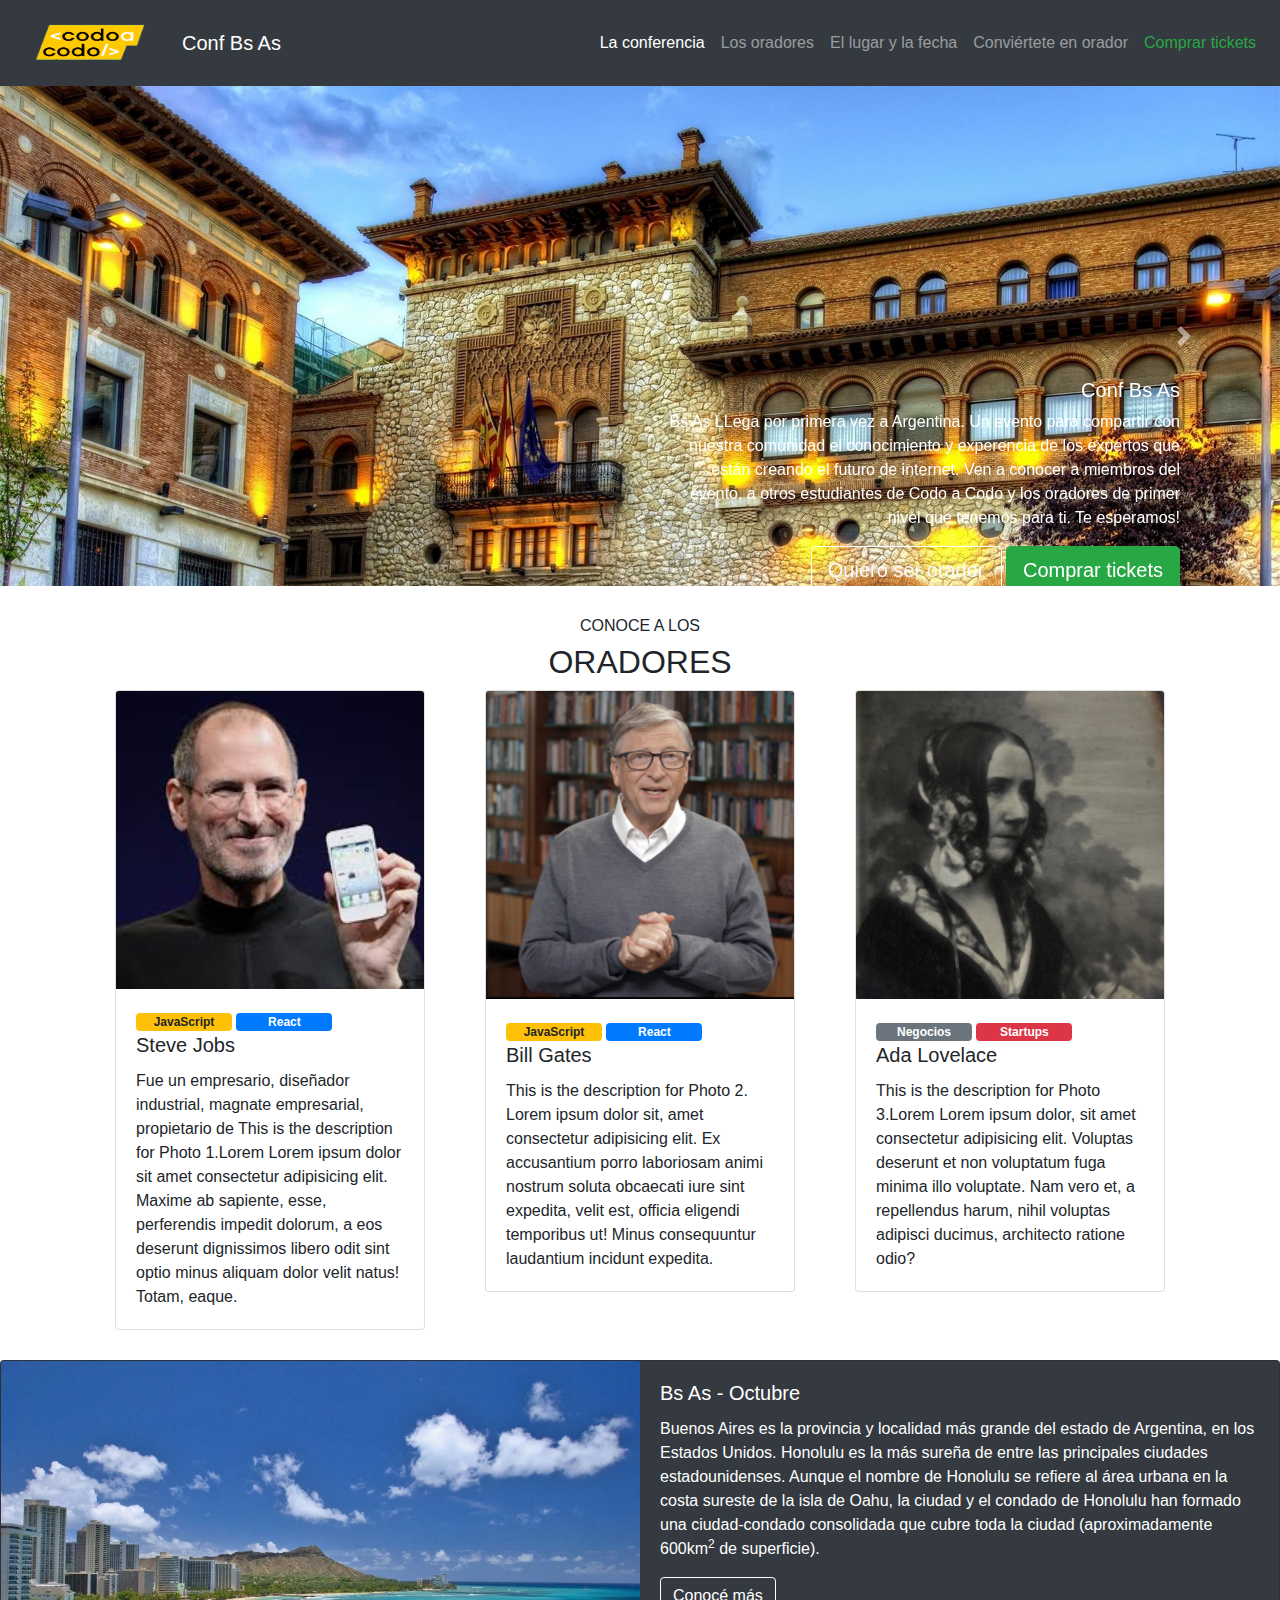
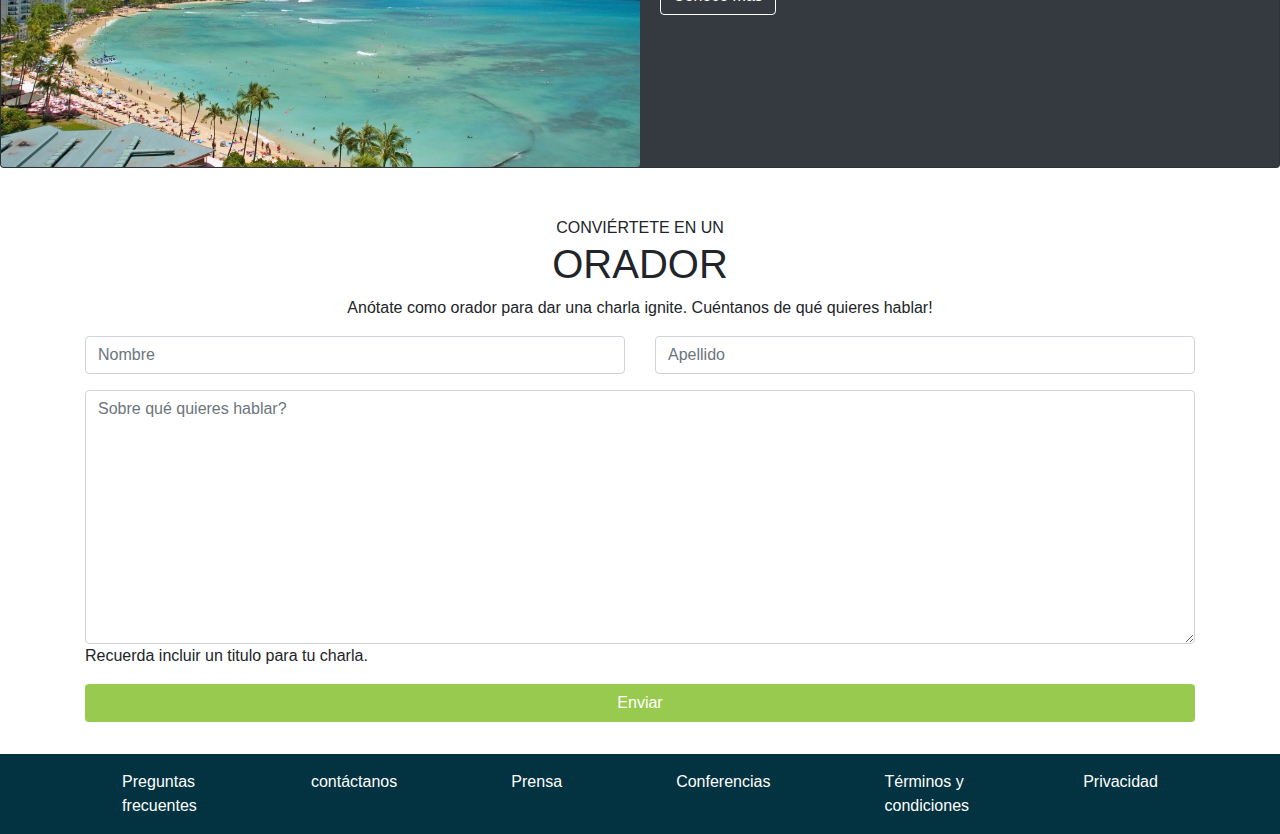
<file: index.html>
<html lang="en">
    <head>
    <meta charset="UTF-8">
    <meta name="viewport" content="width=device-width, initial-scale=1.0">
    <link rel="stylesheet" href="./css/style.css">
    <link rel="stylesheet" href="https://cdn.jsdelivr.net/npm/bootstrap@4.3.1/dist/css/bootstrap.min.css" integrity="sha384-ggOyR0iXCbMQv3Xipma34MD+dH/1fQ784/j6cY/iJTQUOhcWr7x9JvoRxT2MZw1T" crossorigin="anonymous">
      <link rel="apple-touch-icon" sizes="180x180" href="./img/apple-touch-icon.png">
      <link rel="icon" type="image/png" sizes="32x32" href="./img/favicon-32x32.png">
      <link rel="icon" type="image/png" sizes="16x16" href="./img/favicon-16x16.png">
      <title>TP Intregador</title>
  
  </head>
  
  <body>
    <header>
      <nav class="navbar navbar-expand-lg navbar-dark bg-dark">
        <a class="navbar-brand" href="#">
          <img src="imagenes\codoacodo.png" width="150" height="60" alt="codoacodo logo">
        </a>
        <a class="navbar-brand" href="#">Conf Bs As</a>
        <button class="navbar-toggler" type="button" data-toggle="collapse" data-target="#navbarNav" aria-controls="navbarNav" aria-expanded="false" aria-label="Toggle navigation">
          <span class="navbar-toggler-icon"></span>
        </button>
        <div class="collapse navbar-collapse justify-content-end" id="navbarNav">
          <ul class="navbar-nav">
            <li class="nav-item active">
              <a class="nav-link" href="#">La conferencia <span class="sr-only">(current)</span></a>
            </li>
            <li class="nav-item">
              <a class="nav-link" href="#oradores">Los oradores</a>
            </li>
            <li class="nav-item">
              <a class="nav-link" href="#lugar">El lugar y la fecha</a>
            </li>
            <li class="nav-item">
              <a class="nav-link" href="#convertir" tabindex="-1" aria-disabled="true">Conviértete en orador</a>
            </li>
            <li class="nav-item">
              <a class="nav-link text-success" href="tickets.html" tabindex="-1" aria-disabled="true">Comprar tickets</a>
            </li>
          </ul>
        </div>
      </nav>
    </header>
     
    <main>
      <div id="carouselExampleFade" class="carousel slide" data-bs-ride="carousel">
    
        <div class="carousel-inner">
          <div class="carousel-item">
            <img src="imagenes\ba1.jpg" class="d-block w-100" alt="Foto ba1">
          </div>
          <div class="carousel-item active">
            <img src="imagenes\ba2.jpg" class="d-block w-100" alt="Foto ba2">
          </div>
          <div class="carousel-item">
            <img src="imagenes\ba3.jpg" class="d-block w-100" alt="Foto ba3">
          </div>
          <div class="banner text-white" style="text-align: right;">
            <div class="container" style="display: flex; justify-content: flex-end; align-items: center; height: 800px;">
              <div class=" banner-info col-6">
                <h5>Conf Bs As</h5>
                <p>Bs As LLega por primera vez a Argentina. Un evento para compartir con nuestra comunidad el conocimiento y
                  experencia de los expertos que están creando el futuro de internet. Ven a conocer a miembros del evento,
                  a otros estudiantes de Codo a Codo y los oradores de primer nivel que tenemos para ti. Te esperamos!</p>
                <button type="button" class="btn btn-outline-light btn-lg border-white">Quiero ser
                  orador</button>
                <button type="button" class="btn btn-success btn-lg">Comprar tickets</button>
              </div>
            </div>
          </div>
        </div>
  
        <a class="carousel-control-prev" href="#carouselExampleFade" role="button" data-slide="prev">
          <span class="carousel-control-prev-icon" aria-hidden="true"></span>
          <span class="sr-only">Previous</span>
        </a>
        <a class="carousel-control-next" href="#carouselExampleFade" role="button" data-slide="next">
          <span class="carousel-control-next-icon" aria-hidden="true"></span>
          <span class="sr-only">Next</span>
        </a>
  
      </div>
  
      <!--CAROUSEL -->
  
  
      <div id="oradores" style="margin: 30px; margin-left: 100px; margin-right: 100px;">
        <h6 class="text-center">CONOCE A LOS</h6>
        <h2 class="text-center">ORADORES</h2>
  
        <div class="card-deck row d-flex justify-content-space-evenly">
  
          <div class="col-sm-4">
            <div class="card">
              <img src="imagenes\steve.jpg" class="card-img-top" alt="Steve Jobs" style="width: auto;">
              <div class="card-body">
                <div class="badge bg-warning text-wrap" style="width: 6rem;">
                  JavaScript
                </div>
                <div class="badge bg-primary text-wrap text-white" style="width: 6rem;">
                  React
                </div>
                <h5 class="card-title">Steve Jobs</h5>
                <p class="card-text">Fue un empresario, diseñador industrial, magnate empresarial, propietario de
                    This is the description for Photo 1.Lorem    Lorem ipsum dolor sit amet consectetur adipisicing elit. Maxime ab sapiente, esse, perferendis impedit dolorum, a eos deserunt dignissimos libero odit sint optio minus aliquam dolor velit natus! Totam, eaque.</p>
              </div>
            </div>
          </div>
          <div class="col-sm-4">
            <div class="card">
              <img src="imagenes\bill.jpg" class="card-img-top" alt="Bill Gates" style="width: auto;">
              <div class="card-body">
                <div class="badge bg-warning text-wrap" style="width: 6rem;">
                  JavaScript
                </div>
                <div class="badge bg-primary text-wrap text-white" style="width: 6rem;">
                  React
                </div>
                <h5 class="card-title">Bill Gates</h5>
                <p class="card-text">This is the description for Photo 2. Lorem ipsum dolor sit, amet consectetur adipisicing elit. Ex accusantium porro laboriosam animi nostrum soluta obcaecati iure sint expedita, velit est, officia eligendi temporibus ut! Minus consequuntur laudantium incidunt expedita.</p>
              </div>
            </div>
          </div>
          <div class="col-sm-4">
            <div class="card">
              <img src="imagenes\ada.jpeg" class="card-img-top" alt="ada Lovelace" style="width: auto;">
              <div class="card-body">
  
                <div class="badge bg-secondary text-wrap text-white" style="width: 6rem;">
                  Negocios
                </div>
                <div class="badge bg-danger text-wrap text-white" style="width: 6rem;">
                  Startups
                </div>
                <h5 class="card-title">Ada Lovelace</h5>
                <p class="card-text">This is the description for Photo 3.Lorem Lorem ipsum dolor, sit amet consectetur adipisicing elit. Voluptas deserunt et non voluptatum fuga minima illo voluptate. Nam vero et, a repellendus harum, nihil voluptas adipisci ducimus, architecto ratione odio?</p>
              </div>
            </div>
          </div>
        </div>
      </div>  
      <div class="card mb-5 bg-dark text-white" style="max-width: 1920;" id="lugar">
        <div class="row no-gutters">
          <div class="col-md-6">
            <img src="imagenes\honolulu.jpg" class="card-img" alt="HONOLULU PIC">
          </div>
          <div class="col-md-6">
            <div class="card-body">
              <h5 class="card-title">Bs As - Octubre</h5>
              <p class="card-text">Buenos Aires es la provincia y localidad más grande del estado de Argentina, en los
                Estados Unidos. Honolulu es la más sureña de entre las principales ciudades estadounidenses. Aunque el
                nombre de Honolulu se refiere al área urbana en la costa sureste de la isla de Oahu, la ciudad y el
                condado de Honolulu han formado una ciudad-condado consolidada que cubre toda la ciudad (aproximadamente
                600km<sup>2</sup> de superficie).</p>
              <button type="button" class="btn btn-outline-secondary border-white text-white-50btn-lg text-white">Conocé
                más</button>
            </div>
          </div>
        </div>
      </div>  
      <div class="form" id="convertir">
        <div class="container">
          <div class="text-center">
            <span>CONVIÉRTETE EN UN</span>
            <h1>ORADOR</h1>
            <p>
              Anótate como orador para dar una charla ignite. Cuéntanos de qué
              quieres hablar!
            </p>
          </div>
          <form action="">
            <div class="row mb-3">
              <div class="col">
                <input type="text" class="form-control" placeholder="Nombre" aria-label="Nombre">
              </div>
              <div class="col">
                <input type="text" class="form-control" placeholder="Apellido" aria-label="Apellido">
              </div>
            </div>
            <div class="row mb-3">
              <div class="col">
                <textarea class="form-control" placeholder="Sobre qué quieres hablar?" aria-label="Sobre qué quieres hablar?" cols="30" rows="10"></textarea>
                <span>Recuerda incluir un titulo para tu charla.</span>
              </div>
            </div>
            <button type="submit" class="btn mb-3" style="width: 100%; background-color: #98ca50; color: white">
              Enviar
            </button>
          </form>
        </div>
  
      </div> 
  
  
      <nav class="navbar navbar-expand-lg navbar-dark text-white justify-content-center" style="background-color: #033240;">
  
  
        <ul class="navbar-nav" style="justify-content: space-evenly; width: 100%">
         
          <li class="nav-item active">
            <a class="nav-link" href="#">Preguntas <br>frecuentes <span class="sr-only">(current)</span></a>
          </li>
          <li class="nav-item active">
            <a class="nav-link" href="#">contáctanos</a>
          </li>
          <li class="nav-item active">
            <a class="nav-link" href="#">Prensa</a>
          </li>
          <li class="nav-item active">
            <a class="nav-link" href="#">Conferencias</a>
          </li>
          <li class="nav-item active">
            <a class="nav-link" href="#">Términos y <br> condiciones</a>
          </li>
          <li class="nav-item active">
            <a class="nav-link" href="#">Privacidad</a>
          </li>
        </ul>
        
      </nav>  
  
      <script src="https://code.jquery.com/jquery-3.3.1.slim.min.js" integrity="sha384-q8i/X+965DzO0rT7abK41JStQIAqVgRVzpbzo5smXKp4YfRvH+8abtTE1Pi6jizo" crossorigin="anonymous"></script>
      <script src="https://cdn.jsdelivr.net/npm/popper.js@1.14.7/dist/umd/popper.min.js" integrity="sha384-UO2eT0CpHqdSJQ6hJty5KVphtPhzWj9WO1clHTMGa3JDZwrnQq4sF86dIHNDz0W1" crossorigin="anonymous"></script>
      <script src="https://cdn.jsdelivr.net/npm/bootstrap@4.3.1/dist/js/bootstrap.min.js" integrity="sha384-JjSmVgyd0p3pXB1rRibZUAYoIIy6OrQ6VrjIEaFf/nJGzIxFDsf4x0xIM+B07jRM" crossorigin="anonymous"></script>
      <script src="https://cdn.jsdelivr.net/npm/bootstrap@5.0.2/dist/js/bootstrap.bundle.min.js" integrity="sha384-MrcW6ZMFYlzcLA8Nl+NtUVF0sA7MsXsP1UyJoMp4YLEuNSfAP+JcXn/tWtIaxVXM" crossorigin="anonymous"></script>
  
  
  </main>
</body>
</html>
</file>
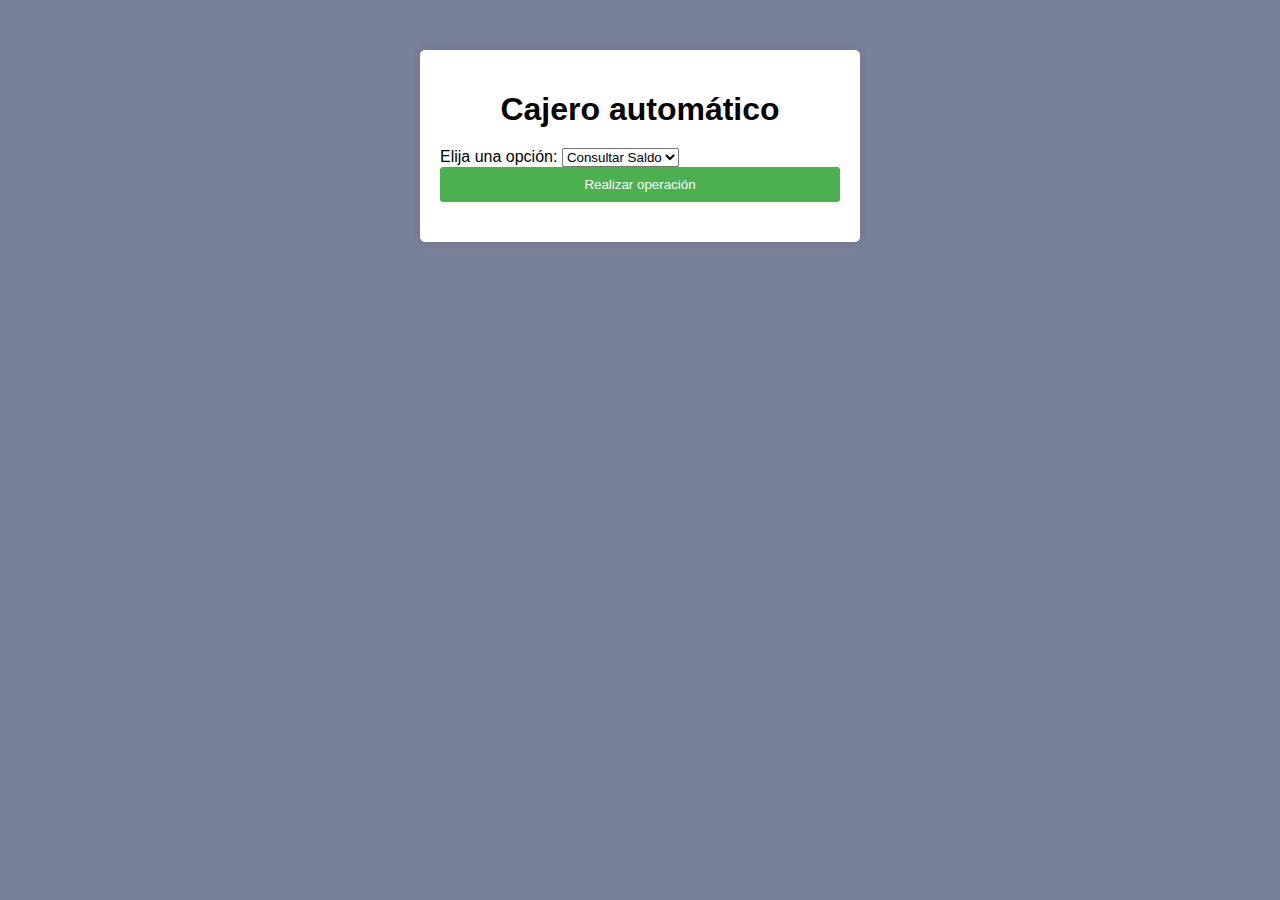
<file: index_cajero.html>
<!DOCTYPE html>
<html lang="en">
<head>
  <meta charset="UTF-8">
  <meta name="viewport" content="width=device-width, initial-scale=1.0">
  <link rel="stylesheet" href="./css/css_24_10.css">
  <title>Cajero automático</title>

</head>
<body style="background-color: #788199;">

<div class="container">
  <h1>Cajero automático</h1>
  <form id="cajeroForm">
    <label for="opcion">Elija una opción:</label>
    <select id="opcion" name="opcion">
      <option value="consultar">Consultar Saldo</option>
      <option value="depositar">Depositar</option>
      <option value="retirar">Retirar</option>
    </select>
    <div id="cantidadDepositoContainer" style="display: none;">
      <label for="cantidadDeposito">Cantidad a depositar:</label>
      <input type="number" id="cantidadDeposito" name="cantidadDeposito" min="0" step="0.01">
    </div>
    <div id="cantidadRetiroContainer" style="display: none;">
      <label for="cantidadRetiro">Cantidad a retirar:</label>
      <input type="number" id="cantidadRetiro" name="cantidadRetiro" min="0" step="0.01">
    </div>
    <button type="submit">Realizar operación</button>
  </form>
  <p class="result" id="resultado"></p>
</div>

<script src="./JS/24_10.js">

</script>

</body>
</html>
</file>
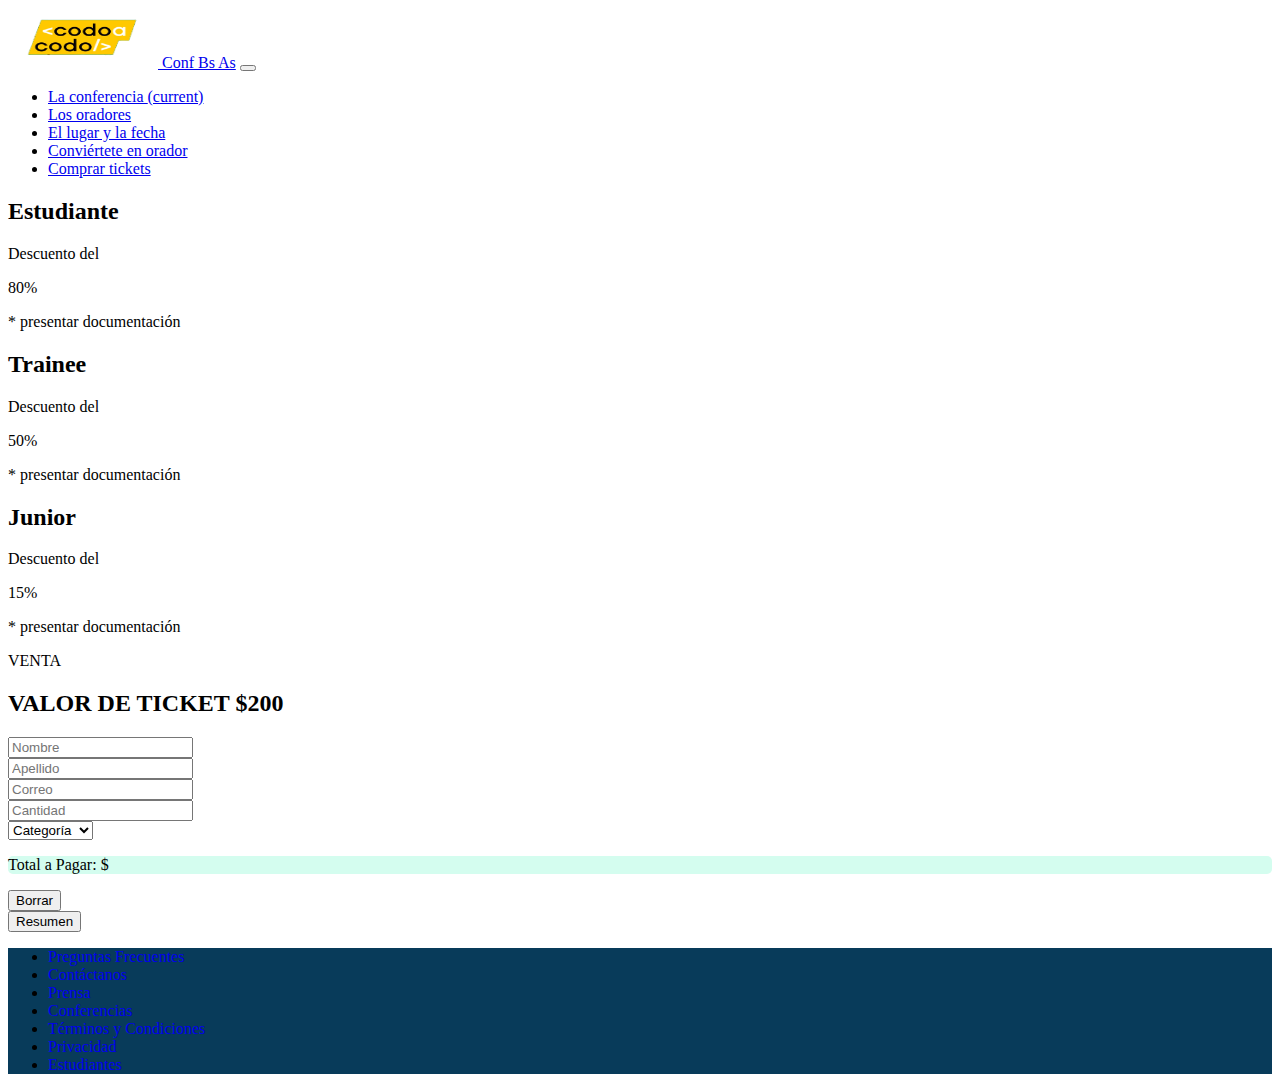
<file: tickets.html>
<!DOCTYPE html>
<html lang="en">

<head>
    <meta charset="UTF-8">
    <meta name="viewport" content="width=device-width, initial-scale=1.0">
    <!-- Bootstrap CSS -->
    <link href="https://cdn.jsdelivr.net/npm/bootstrap@5.0.2/dist/css/bootstrap.min.css" rel="stylesheet"
        integrity="sha384-EVSTQN3/azprG1Anm3QDgpJLIm9Nao0Yz1ztcQTwFspd3yD65VohhpuuCOmLASjC" crossorigin="anonymous">
    <link href="styles.css" rel="stylesheet">
    <title>Comprar tickets</title>
</head>

<body>
    <!-- Barra de navegación -->
    <header>
        <nav class="navbar navbar-expand-lg navbar-dark bg-dark">
          <a class="navbar-brand" href="#">
            <img src="imagenes\codoacodo.png" width="150" height="60" alt="codoacodo logo">
          </a>
          <a class="navbar-brand" href="index.html">Conf Bs As</a>
          <button class="navbar-toggler" type="button" data-toggle="collapse" data-target="#navbarNav" aria-controls="navbarNav" aria-expanded="false" aria-label="Toggle navigation">
            <span class="navbar-toggler-icon"></span>
          </button>
          <div class="collapse navbar-collapse justify-content-end" id="navbarNav">
            <ul class="navbar-nav">
              <li class="nav-item active">
                <a class="nav-link" href="#">La conferencia <span class="sr-only">(current)</span></a>
              </li>
              <li class="nav-item">
                <a class="nav-link" href="#oradores">Los oradores</a>
              </li>
              <li class="nav-item">
                <a class="nav-link" href="#lugar">El lugar y la fecha</a>
              </li>
              <li class="nav-item">
                <a class="nav-link" href="#convertir" tabindex="-1" aria-disabled="true">Conviértete en orador</a>
              </li>
              <li class="nav-item">
                <a class="nav-link text-success" href="#" tabindex="-1" aria-disabled="true">Comprar tickets</a>
              </li>
            </ul>
          </div>
        </nav>
      </header>

    <div class="container text-center mt-5">
        <div class="row">
            <div class="col"></div>
            <div class="col border border-primary m-1 py-4">
                <h2>Estudiante</h2>
                <p>Descuento del</p>
                <span>80%</span>
                <p class="small text-muted">* presentar documentación</p>
            </div>
            <div class="col border border-info m-1 py-4">
                <h2>Trainee</h2>
                <p>Descuento del</p>
                <span>50%</span>
                <p class="small text-muted">* presentar documentación</p>
            </div>
            <div class="col border border-warning m-1 py-4">
                <h2>Junior</h2>
                <p>Descuento del</p>
                <span>15%</span>
                <p class="small text-muted">* presentar documentación</p>
            </div>
            <div class="col"></div>
        </div>
    </div>

    <div class="container mt-1">
        <p class="text-center">VENTA</p>
        <h2 class="text-center">VALOR DE TICKET $200</h2>
        <div class="row">
            <div class="col-md-8 offset-md-2">
                <form>
                    <div class="row">
                        <div class="col-md-6">
                            <input type="text" class="form-control" id="nombre" name="nombre" placeholder="Nombre"
                                required>
                        </div>
                        <div class="col-md-6">
                            <input type="text" class="form-control" id="apellido" name="apellido" placeholder="Apellido"
                                required>
                        </div>
                    </div>
                    <div class="col-md-12 mt-3"><input type="mail" class="form-control" id="mail" name="mail"
                            placeholder="Correo" required></div>
                    <div class="row mt-3">
                        <div class="col-md-6">
                            <input type="text" class="form-control" id="cantidad" name="cantidad" placeholder="Cantidad"
                                required>
                        </div>
                        <div class="col-md-6">
                            <select class="form-select form-control" id="categoria">
                                <option selected>Categoría</option>
                                <option value="1">Estudiante</option>
                                <option value="2">Trainee</option>
                                <option value="3">Junior</option>
                            </select>
                        </div>
                    </div>
                    <div class="col-md-12 my-5 bg-sky">
                        <p class="text-primary p-3">Total a Pagar: $<span id="total"></span></p>
                    </div>
                    <div class="row mt-3">
                        <div class="col-md-6">
                            <button type="button" class="btn btn-success form-control" id="borrarButton">Borrar</button>
                        </div>
                        <div class="col-md-6">
                            <button type="button" class="btn btn-success form-control" id="resumenButton">Resumen</button>
                        </div>
                    </div>

                </form>
            </div>
        </div>
    </div>

    <!-- Footer -->
    <footer class="text-white mt-5">
        <div class="container py-4">
            <div class="row">
                <div class="col-md-12 text-center">
                    <ul class="list-inline">
                        <li class="list-inline-item"><a href="#" class="text-white">Preguntas Frecuentes</a></li>
                        <li class="list-inline-item"><a href="#" class="text-white">Contáctanos</a></li>
                        <li class="list-inline-item"><a href="#" class="text-white">Prensa</a></li>
                        <li class="list-inline-item"><a href="#" class="text-white">Conferencias</a></li>
                        <li class="list-inline-item"><a href="#" class="text-white">Términos y Condiciones</a></li>
                        <li class="list-inline-item"><a href="#" class="text-white">Privacidad</a></li>
                        <li class="list-inline-item"><a href="#" class="text-white">Estudiantes</a></li>
                    </ul>
                </div>
            </div>
        </div>
    </footer>

    <!-- Option 1: Bootstrap Bundle with Popper -->
    <script src="https://cdn.jsdelivr.net/npm/bootstrap@5.0.2/dist/js/bootstrap.bundle.min.js"
        integrity="sha384-MrcW6ZMFYlzcLA8Nl+NtUVF0sA7MsXsP1UyJoMp4YLEuNSfAP+JcXn/tWtIaxVXM"
        crossorigin="anonymous"></script>
    <script src="tickets.js"></script>
</body>

</html>
</file>
<file: css/style.css>
html {
    font-family: sans-serif;
    line-height: 1.15;
    -webkit-text-size-adjust: 100%;
    -webkit-tap-highlight-color: transparent;
    display: block;
}
body {
    margin: 0;
    font-family: Arial, sans-serif;
    font-size: 1rem;
    font-weight: 400;
    line-height: 1.5;
    color: #212529;
    text-align: left;
    background-color: #fff;
}
    /* CSS styles for the carousel */
    .carousel {
      width: 100%;
      height: 500px;
      margin: 0 auto;
      overflow: hidden;
      position: relative;
    }
    
 /* CSS styles for the menu */
  /*.container {
            max-width: 800px;
            margin: 0 auto;
            padding: 20px;
          }*/      

    
 /*        
          
          h1 {
            text-align: center;
            color: #333;
          }
       
          .menu {
            display: flex;
            justify-content: center;
            margin-top: 50px;
          }
          
          .menu-item {
            margin: 0 10px;
          }
          
          .menu-item a {
            text-decoration: none;
            color: #333;
            padding: 10px 20px;
            background-color: #fff;
            border-radius: 5px;
            transition: background-color 0.3s ease;
          }
          
          .menu-item a:hover {
            background-color: #333;
            color: #fff;
          }

    .carousel-inner {
      width: 100%;
      height: 100%;
      display: flex;
      transition: transform 0.5s ease-in-out;
    }
    
    .carousel-item {
      flex: 0 0 100%;
      height: 100%;
      display: flex;
      justify-content: center;
      align-items: center;
      font-size: 34px;
      color: white;
    }
    
    .carousel-item:nth-child(1) {
      background-color: #ff6f69;
    }
    
    .carousel-item:nth-child(2) {
      background-color: #ffcc5c;
    }
    
    .carousel-item:nth-child(3) {
      background-color: #88d8b0;
    }
    
    .carousel-item:nth-child(4) {
      background-color: #4f86c6;
    }
    
    .carousel-controls {
      position: absolute;
      bottom: 20px;
      left: 50%;
      transform: translateX(-50%);
    }
    
    .carousel-controls button {
      background-color: transparent;
      border: none;
      color: white;
      font-size: 30px;
      margin: 0 10px;
      cursor: pointer;
    }
    .linea
{
    display: inline-block;
}
.logo {
    text-align: center;
    margin-bottom: 20px;
  }
  
  .logo img {
    align-content: center;
    width: 50px;
    height: 50px;
  }
  .container:not(footer){
    display: flex;
    margin-left: 20px;
   
  }
.centrar{
    display: flex;
    justify-content: center;
    align-items: center;
    margin-top: 10px;
    
  }

  .img{
    width: 400px;
    height: 400px;
   
    margin-left: 20px;
    
  }
  .div_imag3{
    display: flex;
    justify-content: center;
    align-items: center;
    width: 100%;
  }
  .imag3{
    width: 100%;
   
    height: 300px;
  
    
  }
.description{
    margin-left: 20px;
}
</file>
<file: css/css_24_10.css>
body {
    font-family: Arial, sans-serif;
    background-color: #f1f1f1;
  }

  .container {
    max-width: 400px;
    margin: 50px auto;
    padding: 20px;
    background-color: #fff;
    border-radius: 5px;
    box-shadow: 0 0 10px rgba(0, 0, 0, 0.1);
  }

  h1 {
    text-align: center;
    margin-bottom: 20px;
  }

  input[type="number"] {
    width: 100%;
    padding:10px;
    margin-bottom: 10px;
  }

  button {
    width: 100%;
    padding: 10px;
    background-color: #4caf50;
    color: #fff;
    border: none;
    border-radius: 3px;
    cursor: pointer;
  }

  button:hover {
      background-color: #45a049;
  }

  .result {
    text-align: center;
    margin-top: 20px;
    font-weight: bold;
  }
</file>
<file: styles.css>
.cover{
    background-image: url('imagenes_integrador/hawaii.jpg');
    background-size: cover;
    background-position: center;
    color: white;
}

.cover-overlay{
    background-color: hsla(0, 0%, 0%, 50%);
}

.cover h1, .cover p{
    font-weight:normal;
}

.cover .col-md-6{
    margin: 6em 0 4em 0;
}

.card-text span{
    font-weight: bold;
}

.box-text{
    padding-right: 1em;
    padding-top: 1em;
}

footer{
    background-color: rgb(8, 59, 90);
}

footer a{
    text-decoration: none;
}

.bg-sky{
    background-color: rgba(192, 252, 232, 0.678);
    border-radius: 5px;
    -webkit-border-radius: 5px;
    -moz-border-radius: 5px;
    -ms-border-radius: 5px;
    -o-border-radius: 5px;
    border-color: solid 2px rgb(64, 87, 79);
}
</file>
